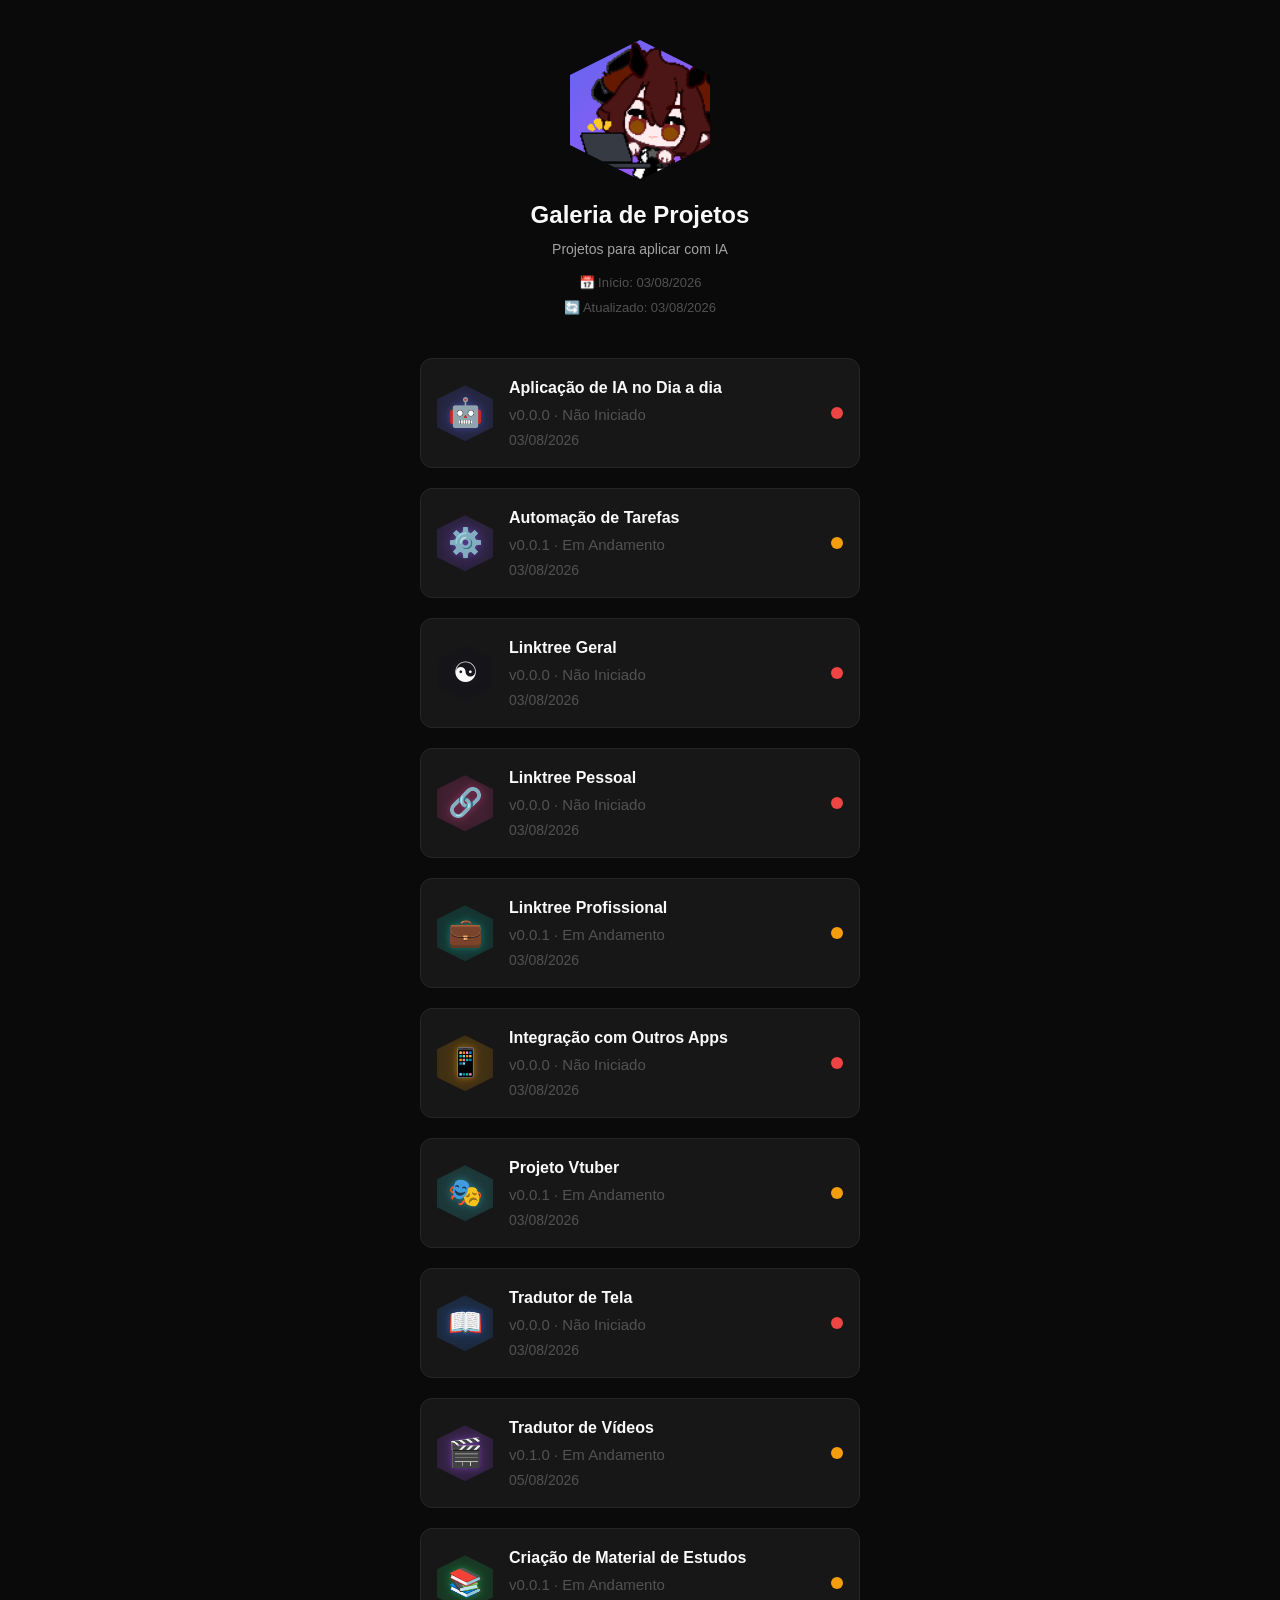
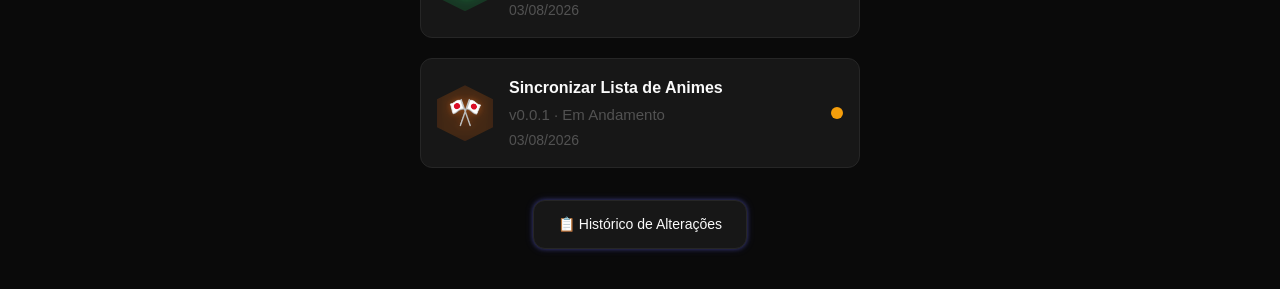
<file: index.html>
<!DOCTYPE html>
<html lang="pt-BR">
<head>
  <meta charset="UTF-8">
  <meta name="viewport" content="width=device-width, initial-scale=1.0">
  <title>Galeria de Projetos</title>
  <meta name="description" content="Projetos para aplicar com IA">
  <link rel="stylesheet" href="css/style.css">
  <style>
    @keyframes slideUp {
      from {
        opacity: 0;
        transform: translateX(-50%) translateY(20px);
      }
      to {
        opacity: 1;
        transform: translateX(-50%) translateY(0);
      }
    }
  </style>
</head>
<body>
  <div id="app">
    <!-- Conteúdo renderizado pelo JavaScript -->
  </div>

  <script src="js/app.js"></script>
</body>
</html>
</file>
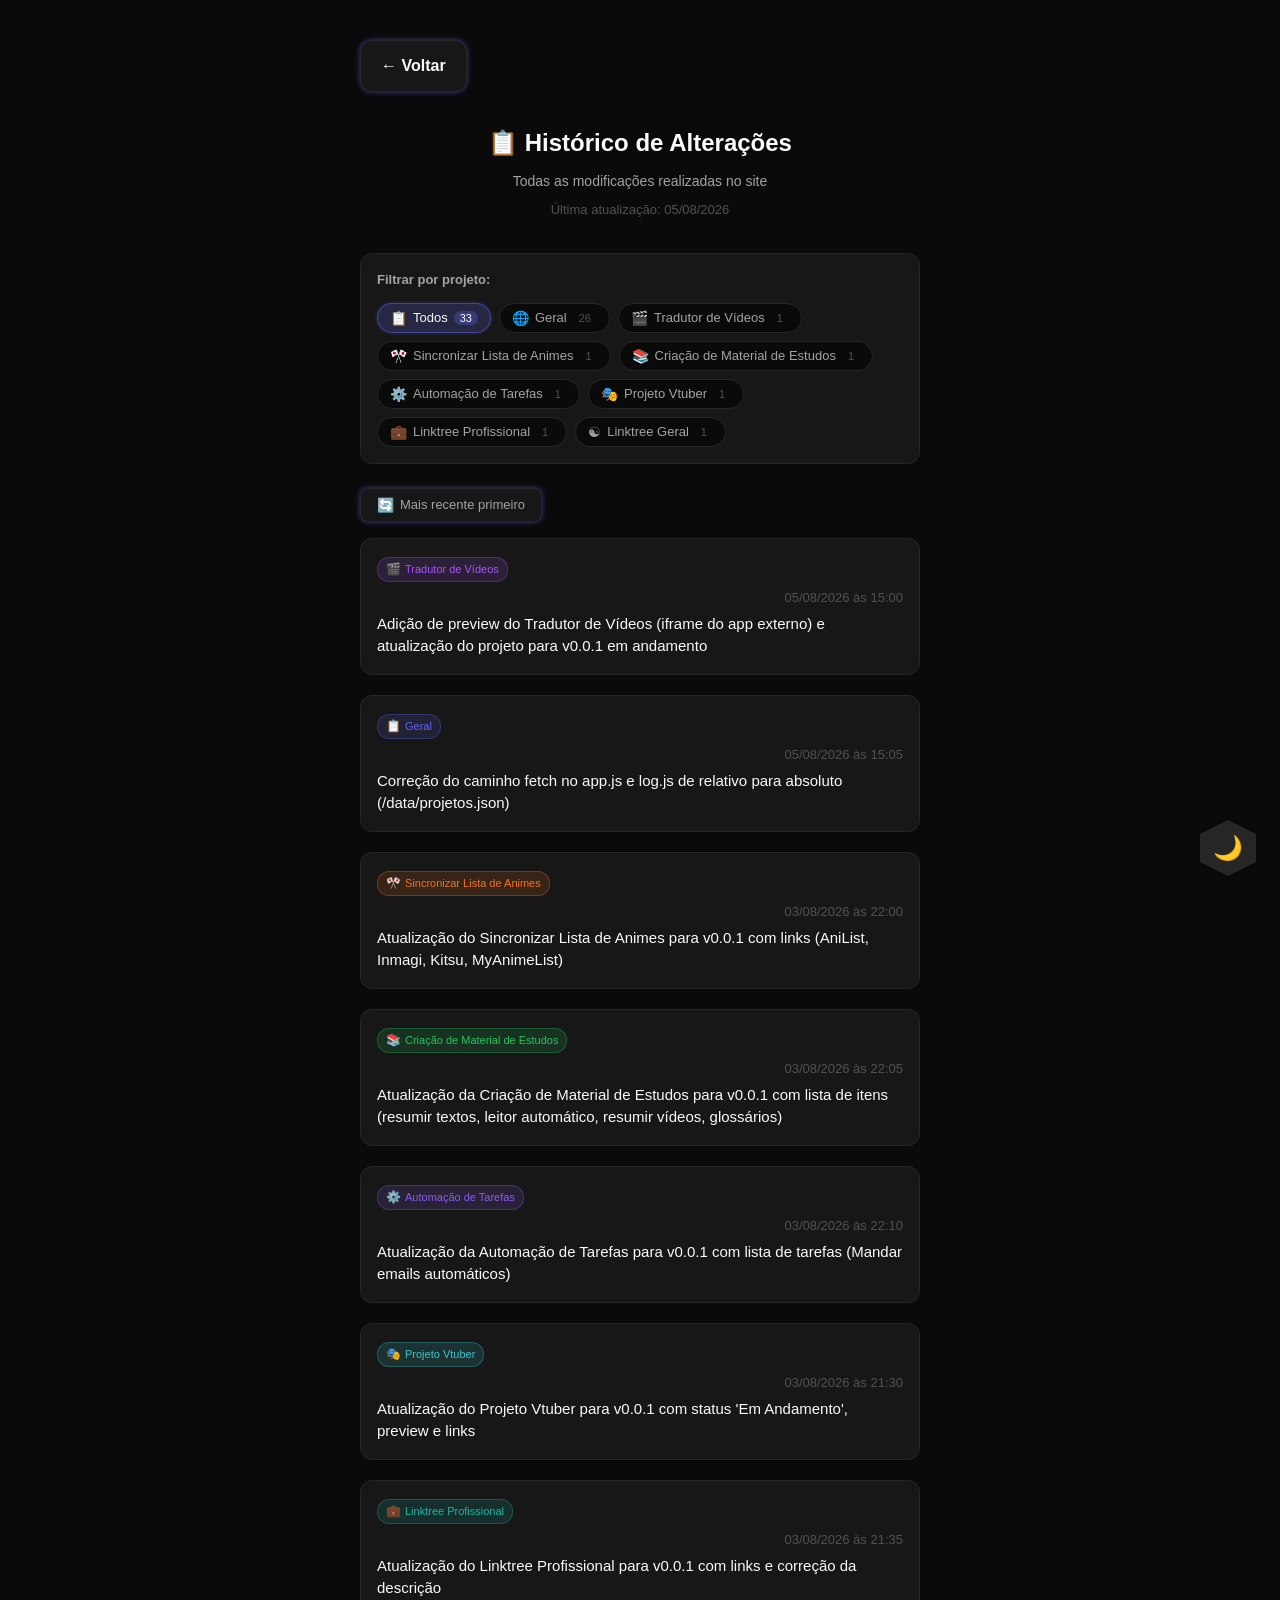
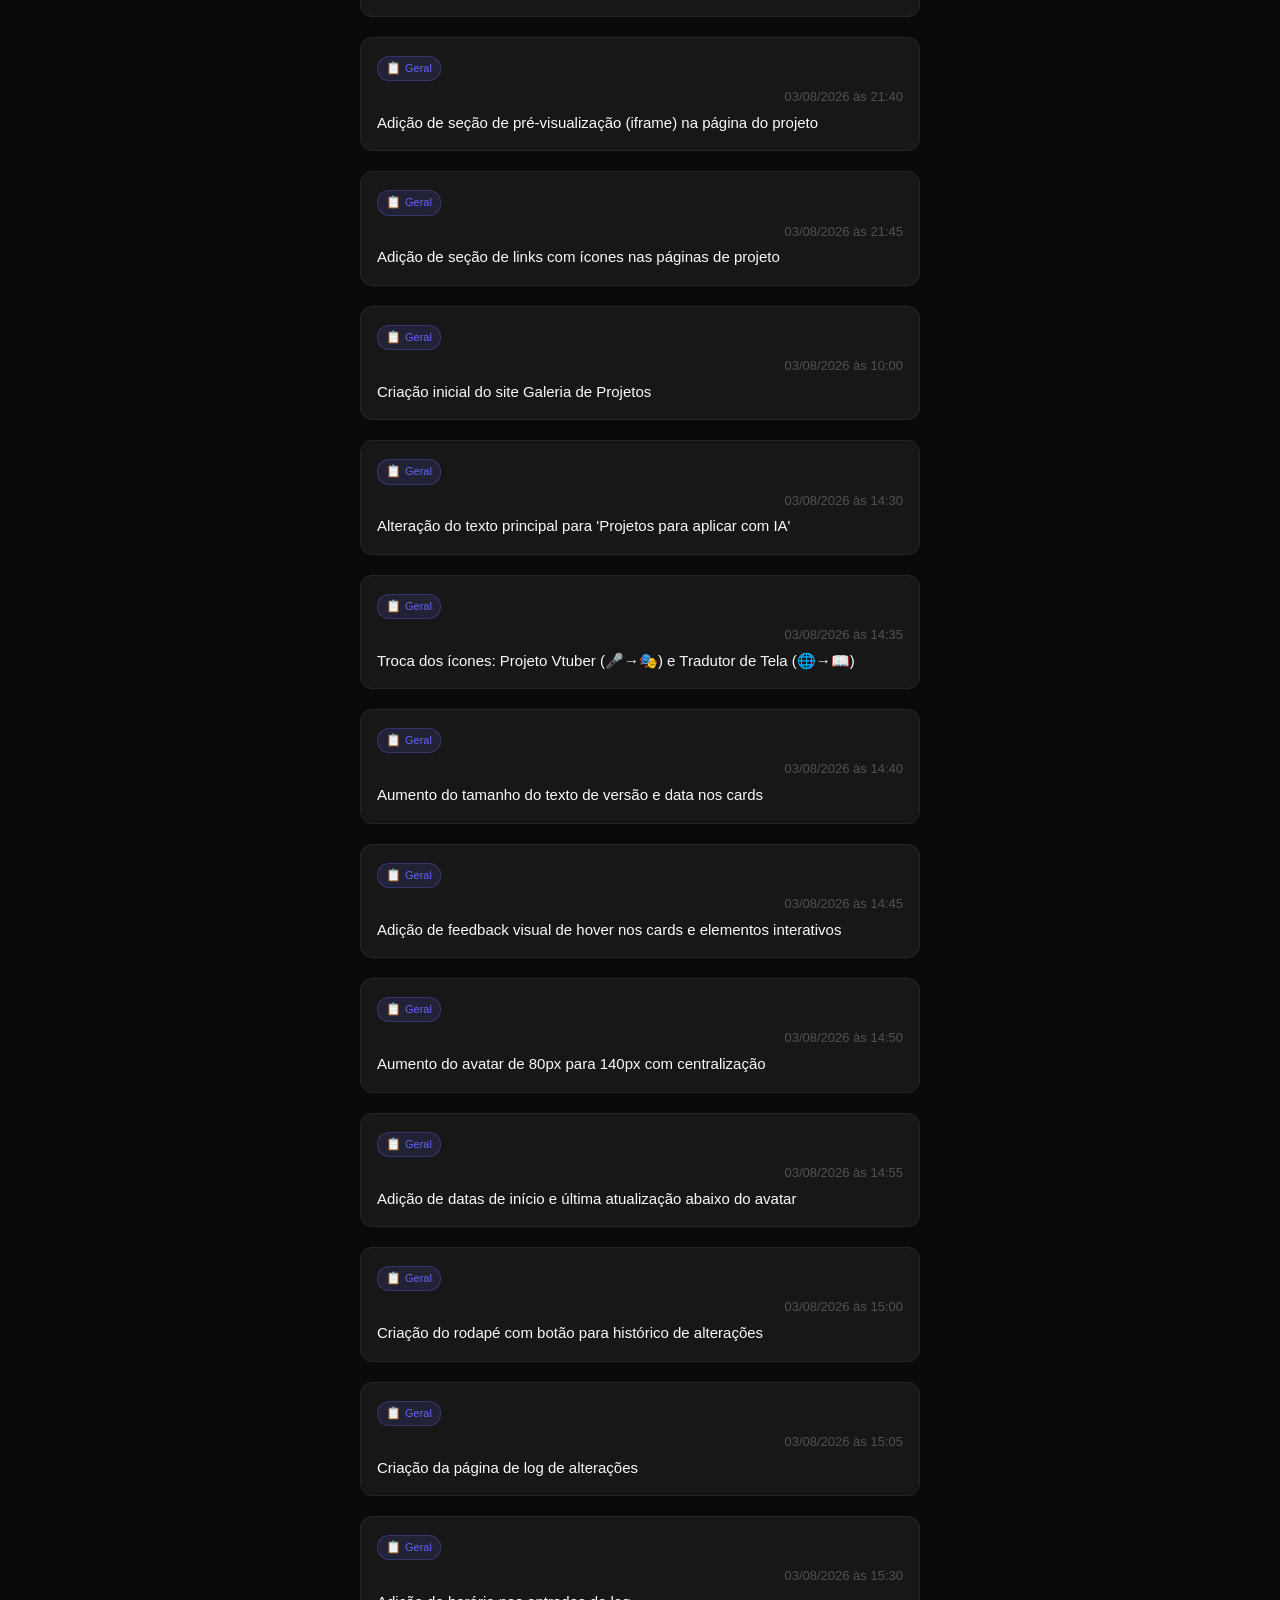
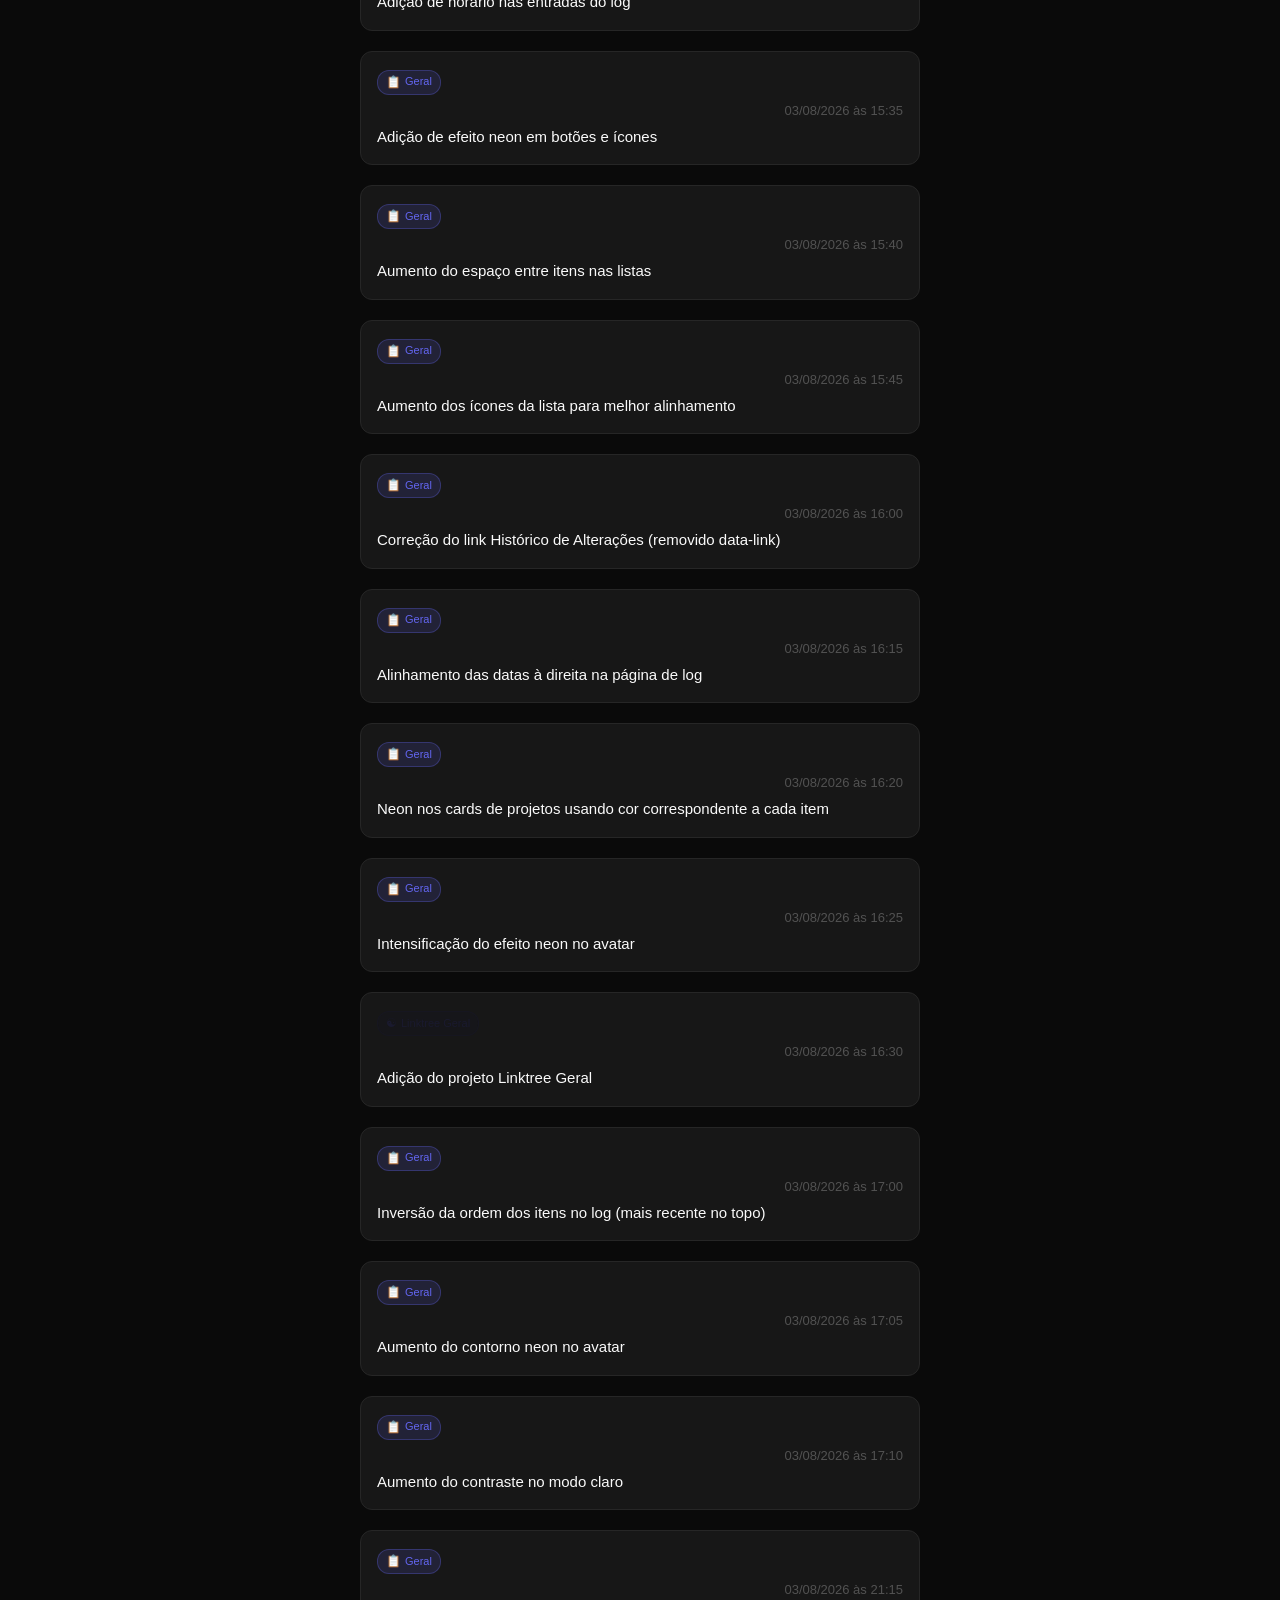
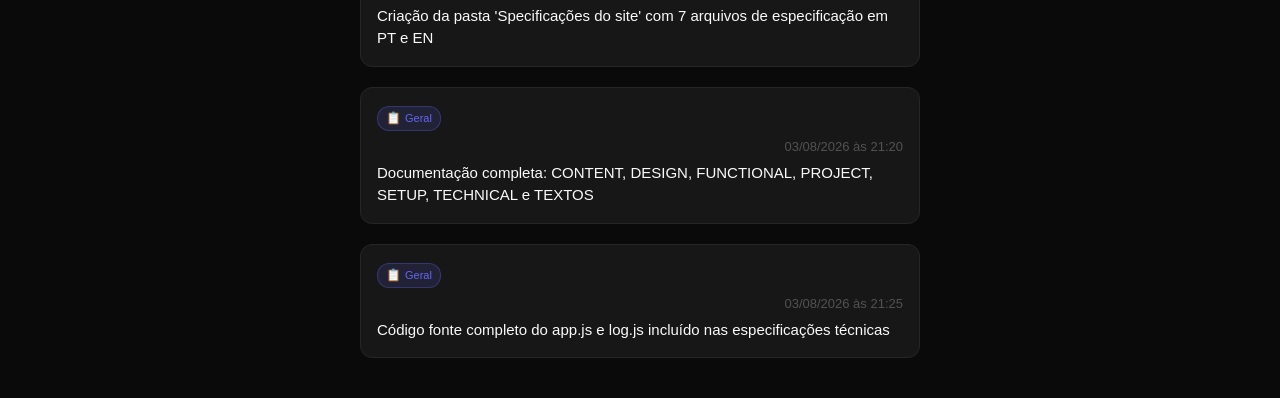
<file: log.html>
<!DOCTYPE html>
<html lang="pt-BR">
<head>
  <meta charset="UTF-8">
  <meta name="viewport" content="width=device-width, initial-scale=1.0">
  <title>Histórico de Alterações - Galeria de Projetos</title>
  <meta name="description" content="Histórico de todas as alterações realizadas no site Galeria de Projetos">
  <link rel="stylesheet" href="css/style.css">
</head>
<body>
  <div id="app">
    <!-- Conteúdo renderizado pelo JavaScript -->
  </div>

  <script src="js/log.js"></script>
</body>
</html>
</file>
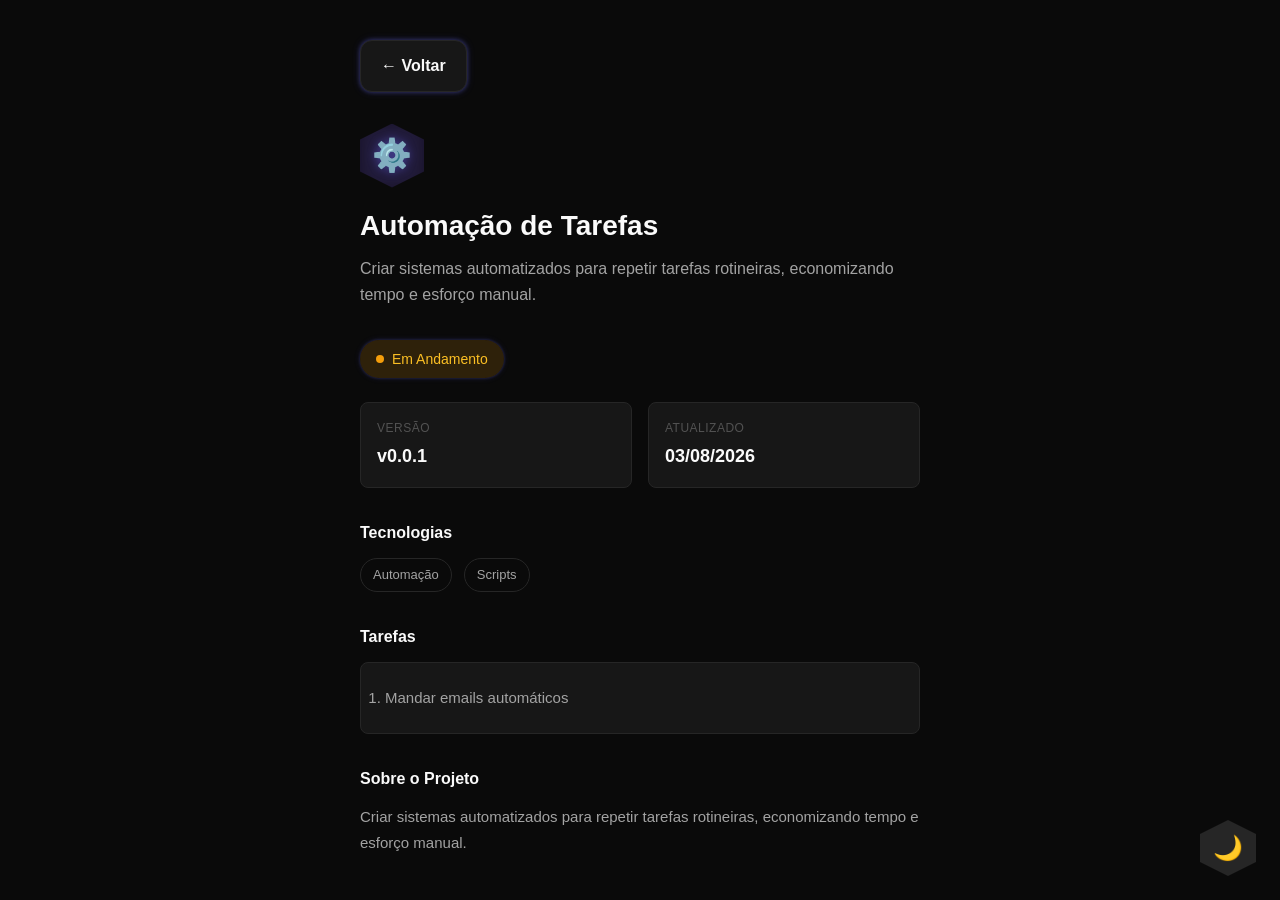
<file: projetos/automacao-tarefas.html>
<!DOCTYPE html>
<html lang="pt-BR">
<head>
  <meta charset="UTF-8">
  <meta name="viewport" content="width=device-width, initial-scale=1.0">
  <title>Automa��o de Tarefas - Galeria de Projetos</title>
  <meta name="description" content="Detalhes do projeto - Galeria de Projetos">
  <link rel="stylesheet" href="../css/style.css">
  <style>
    @keyframes slideUp {
      from {
        opacity: 0;
        transform: translateX(-50%) translateY(20px);
      }
      to {
        opacity: 1;
        transform: translateX(-50%) translateY(0);
      }
    }
  </style>
</head>
<body>
  <div id="app">
    <!-- Conteúdo renderizado pelo JavaScript -->
  </div>

  <script src="../js/app.js"></script>
</body>
</html>
</file>
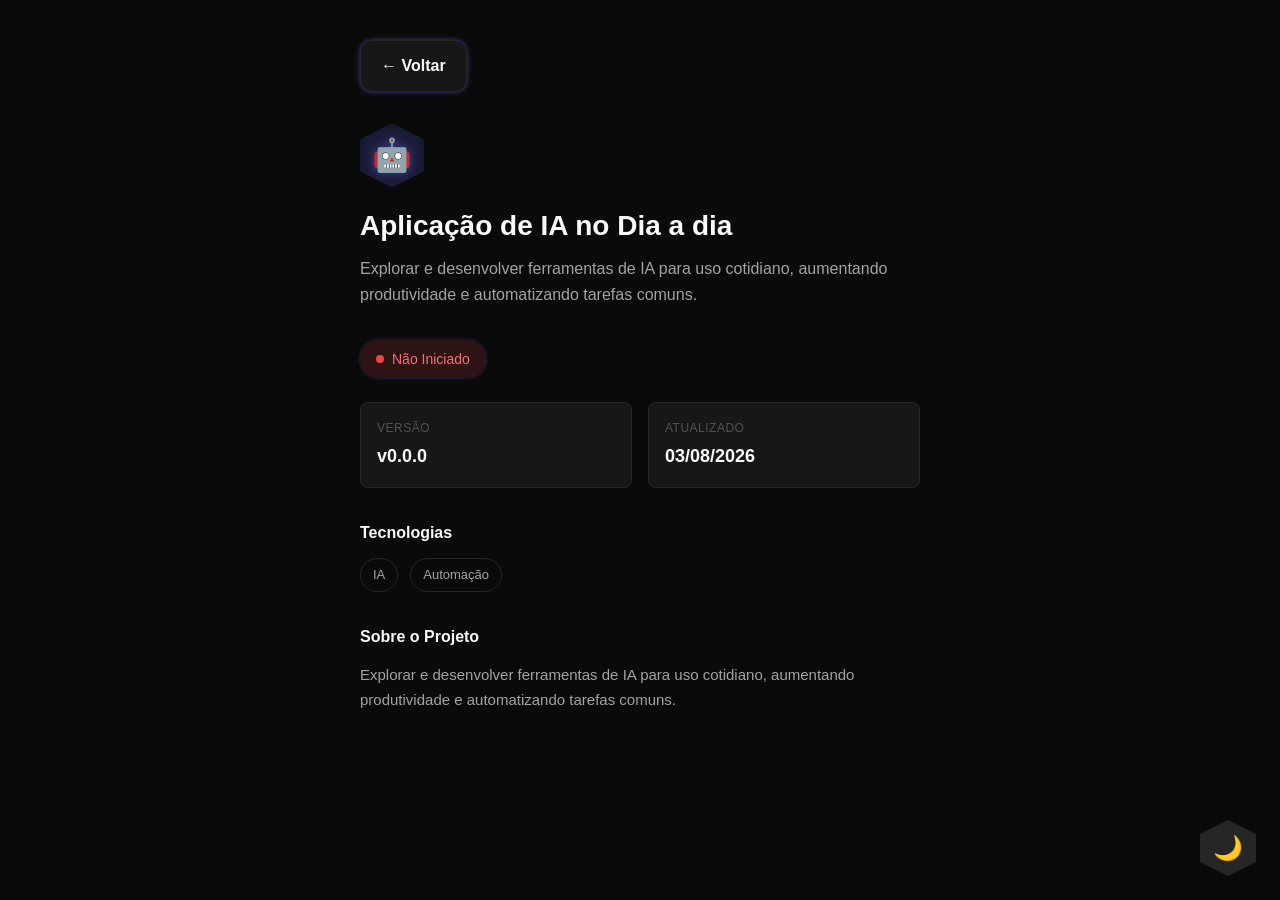
<file: projetos/ia-dia-a-dia.html>
<!DOCTYPE html>
<html lang="pt-BR">
<head>
  <meta charset="UTF-8">
  <meta name="viewport" content="width=device-width, initial-scale=1.0">
  <title>Aplica��o de IA no Dia a dia - Galeria de Projetos</title>
  <meta name="description" content="Detalhes do projeto - Galeria de Projetos">
  <link rel="stylesheet" href="../css/style.css">
  <style>
    @keyframes slideUp {
      from {
        opacity: 0;
        transform: translateX(-50%) translateY(20px);
      }
      to {
        opacity: 1;
        transform: translateX(-50%) translateY(0);
      }
    }
  </style>
</head>
<body>
  <div id="app">
    <!-- Conteúdo renderizado pelo JavaScript -->
  </div>

  <script src="../js/app.js"></script>
</body>
</html>
</file>
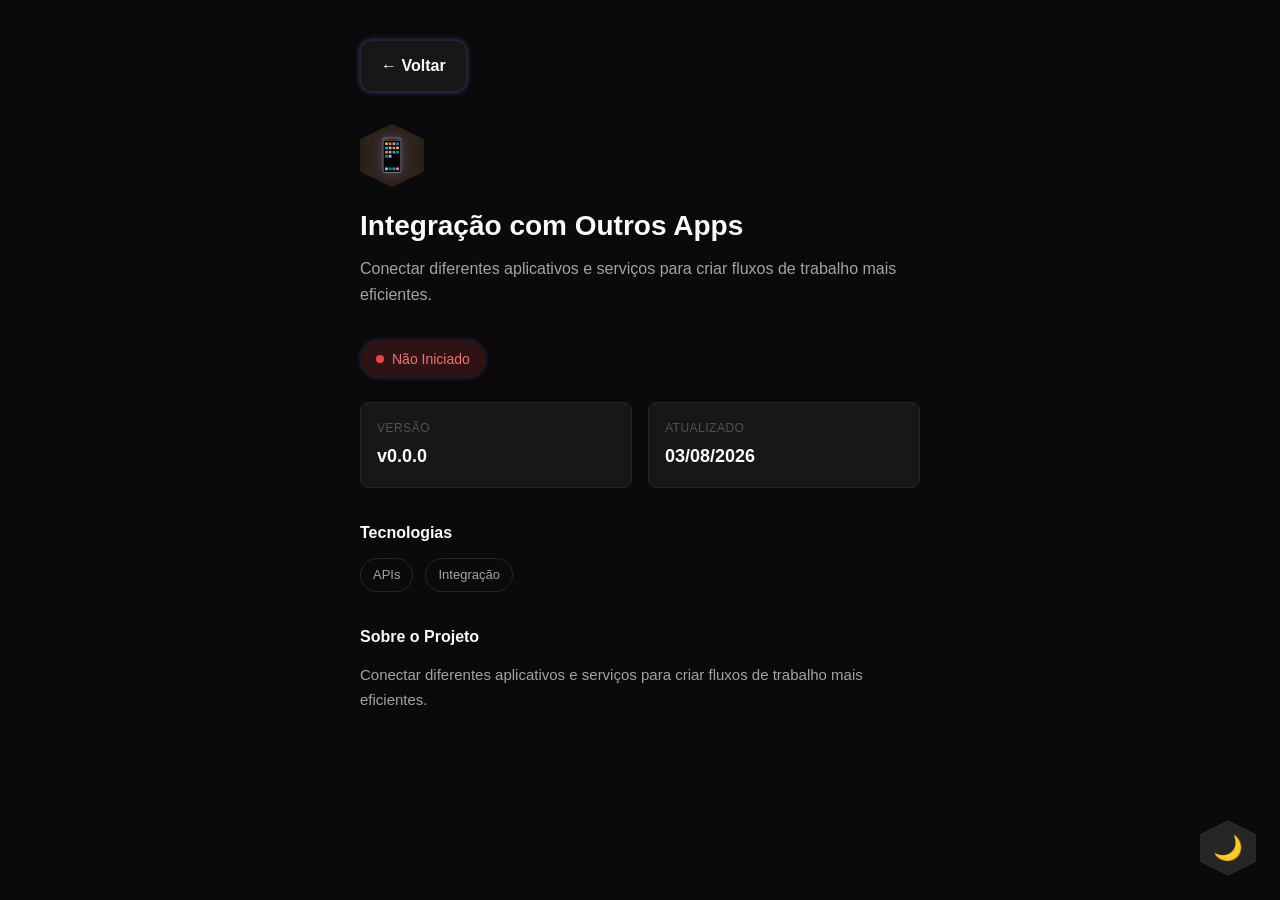
<file: projetos/integracao-apps.html>
<!DOCTYPE html>
<html lang="pt-BR">
<head>
  <meta charset="UTF-8">
  <meta name="viewport" content="width=device-width, initial-scale=1.0">
  <title>Integra��o com Outros Apps - Galeria de Projetos</title>
  <meta name="description" content="Detalhes do projeto - Galeria de Projetos">
  <link rel="stylesheet" href="../css/style.css">
  <style>
    @keyframes slideUp {
      from {
        opacity: 0;
        transform: translateX(-50%) translateY(20px);
      }
      to {
        opacity: 1;
        transform: translateX(-50%) translateY(0);
      }
    }
  </style>
</head>
<body>
  <div id="app">
    <!-- Conteúdo renderizado pelo JavaScript -->
  </div>

  <script src="../js/app.js"></script>
</body>
</html>
</file>
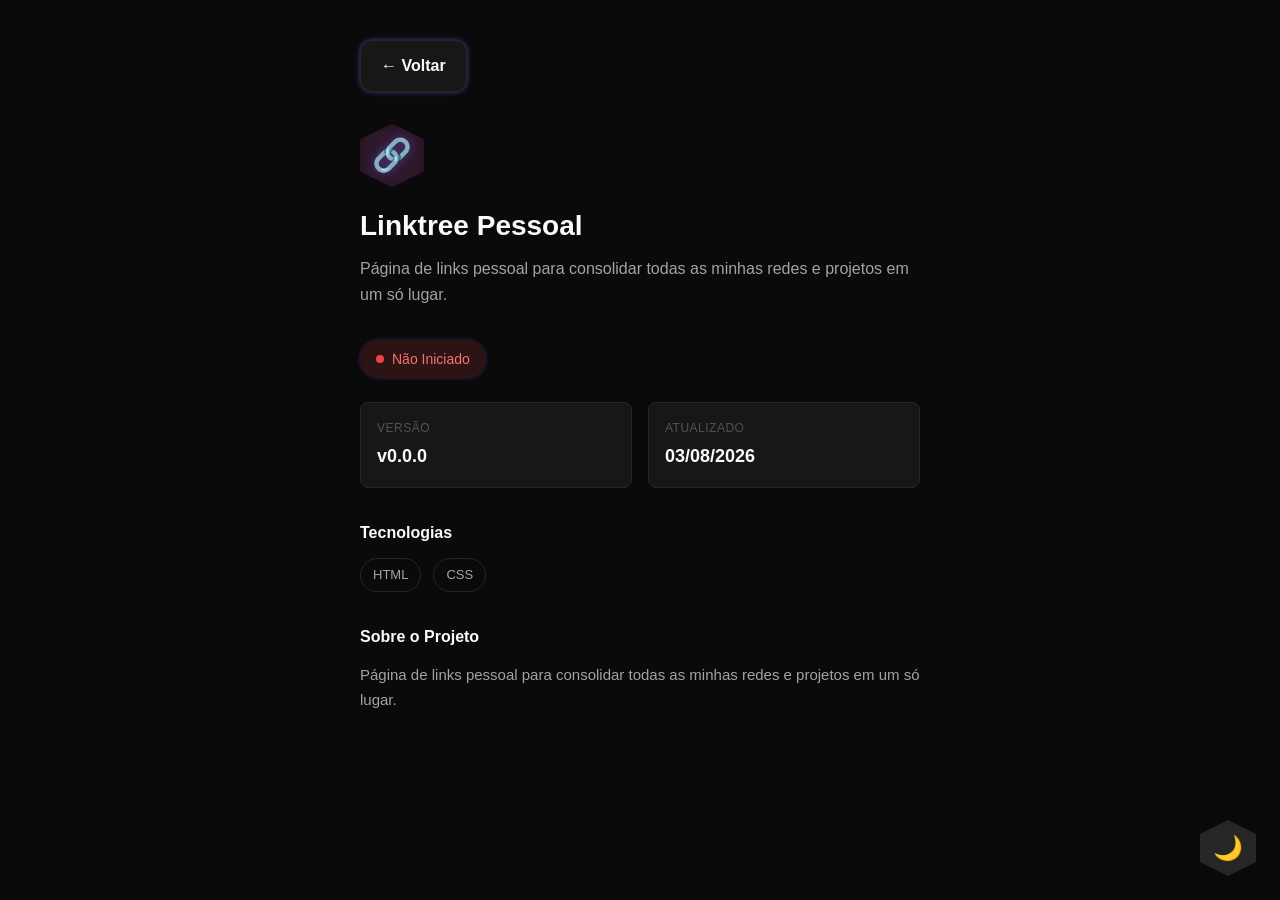
<file: projetos/linktree-pessoal.html>
<!DOCTYPE html>
<html lang="pt-BR">
<head>
  <meta charset="UTF-8">
  <meta name="viewport" content="width=device-width, initial-scale=1.0">
  <title>Linktree Pessoal - Galeria de Projetos</title>
  <meta name="description" content="Detalhes do projeto - Galeria de Projetos">
  <link rel="stylesheet" href="../css/style.css">
  <style>
    @keyframes slideUp {
      from {
        opacity: 0;
        transform: translateX(-50%) translateY(20px);
      }
      to {
        opacity: 1;
        transform: translateX(-50%) translateY(0);
      }
    }
  </style>
</head>
<body>
  <div id="app">
    <!-- Conteúdo renderizado pelo JavaScript -->
  </div>

  <script src="../js/app.js"></script>
</body>
</html>
</file>
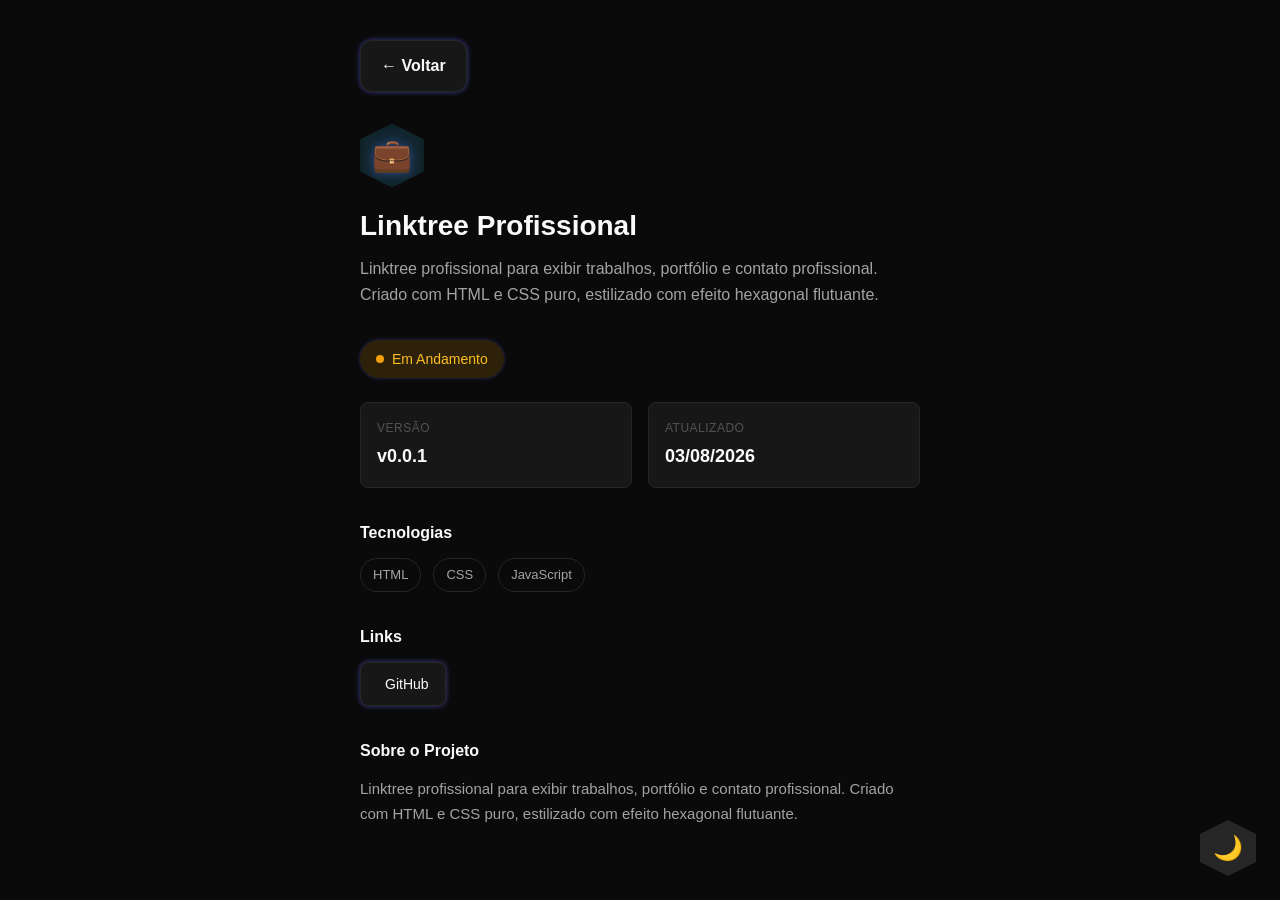
<file: projetos/linktree-profissional.html>
<!DOCTYPE html>
<html lang="pt-BR">
<head>
  <meta charset="UTF-8">
  <meta name="viewport" content="width=device-width, initial-scale=1.0">
  <title>Linktree Profissional - Galeria de Projetos</title>
  <meta name="description" content="Detalhes do projeto - Galeria de Projetos">
  <link rel="stylesheet" href="../css/style.css">
  <style>
    @keyframes slideUp {
      from {
        opacity: 0;
        transform: translateX(-50%) translateY(20px);
      }
      to {
        opacity: 1;
        transform: translateX(-50%) translateY(0);
      }
    }
  </style>
</head>
<body>
  <div id="app">
    <!-- Conteúdo renderizado pelo JavaScript -->
  </div>

  <script src="../js/app.js"></script>
</body>
</html>
</file>
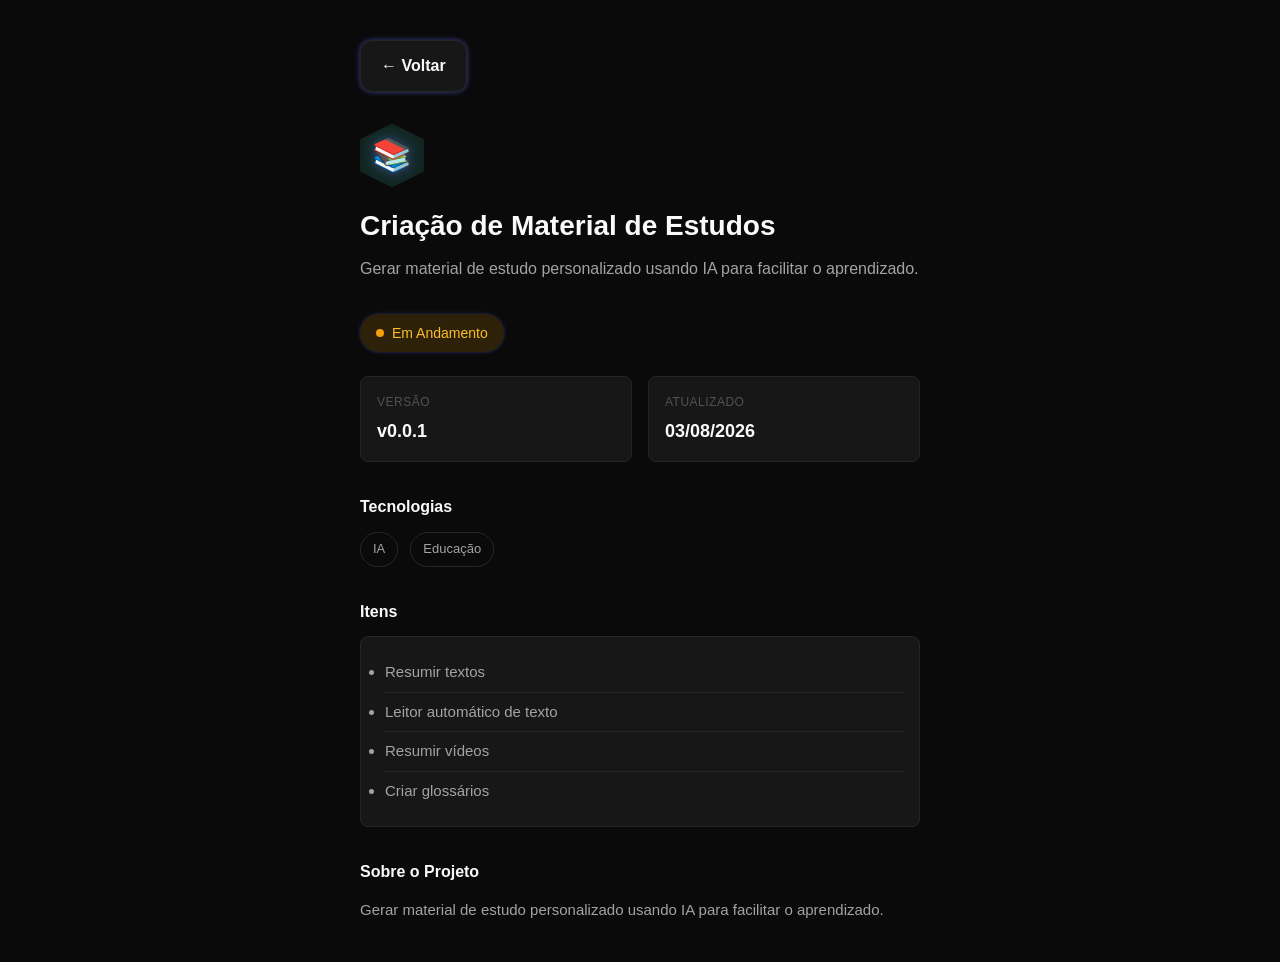
<file: projetos/material-estudos.html>
<!DOCTYPE html>
<html lang="pt-BR">
<head>
  <meta charset="UTF-8">
  <meta name="viewport" content="width=device-width, initial-scale=1.0">
  <title>Cria��o de Material de Estudos - Galeria de Projetos</title>
  <meta name="description" content="Detalhes do projeto - Galeria de Projetos">
  <link rel="stylesheet" href="../css/style.css">
  <style>
    @keyframes slideUp {
      from {
        opacity: 0;
        transform: translateX(-50%) translateY(20px);
      }
      to {
        opacity: 1;
        transform: translateX(-50%) translateY(0);
      }
    }
  </style>
</head>
<body>
  <div id="app">
    <!-- Conteúdo renderizado pelo JavaScript -->
  </div>

  <script src="../js/app.js"></script>
</body>
</html>
</file>
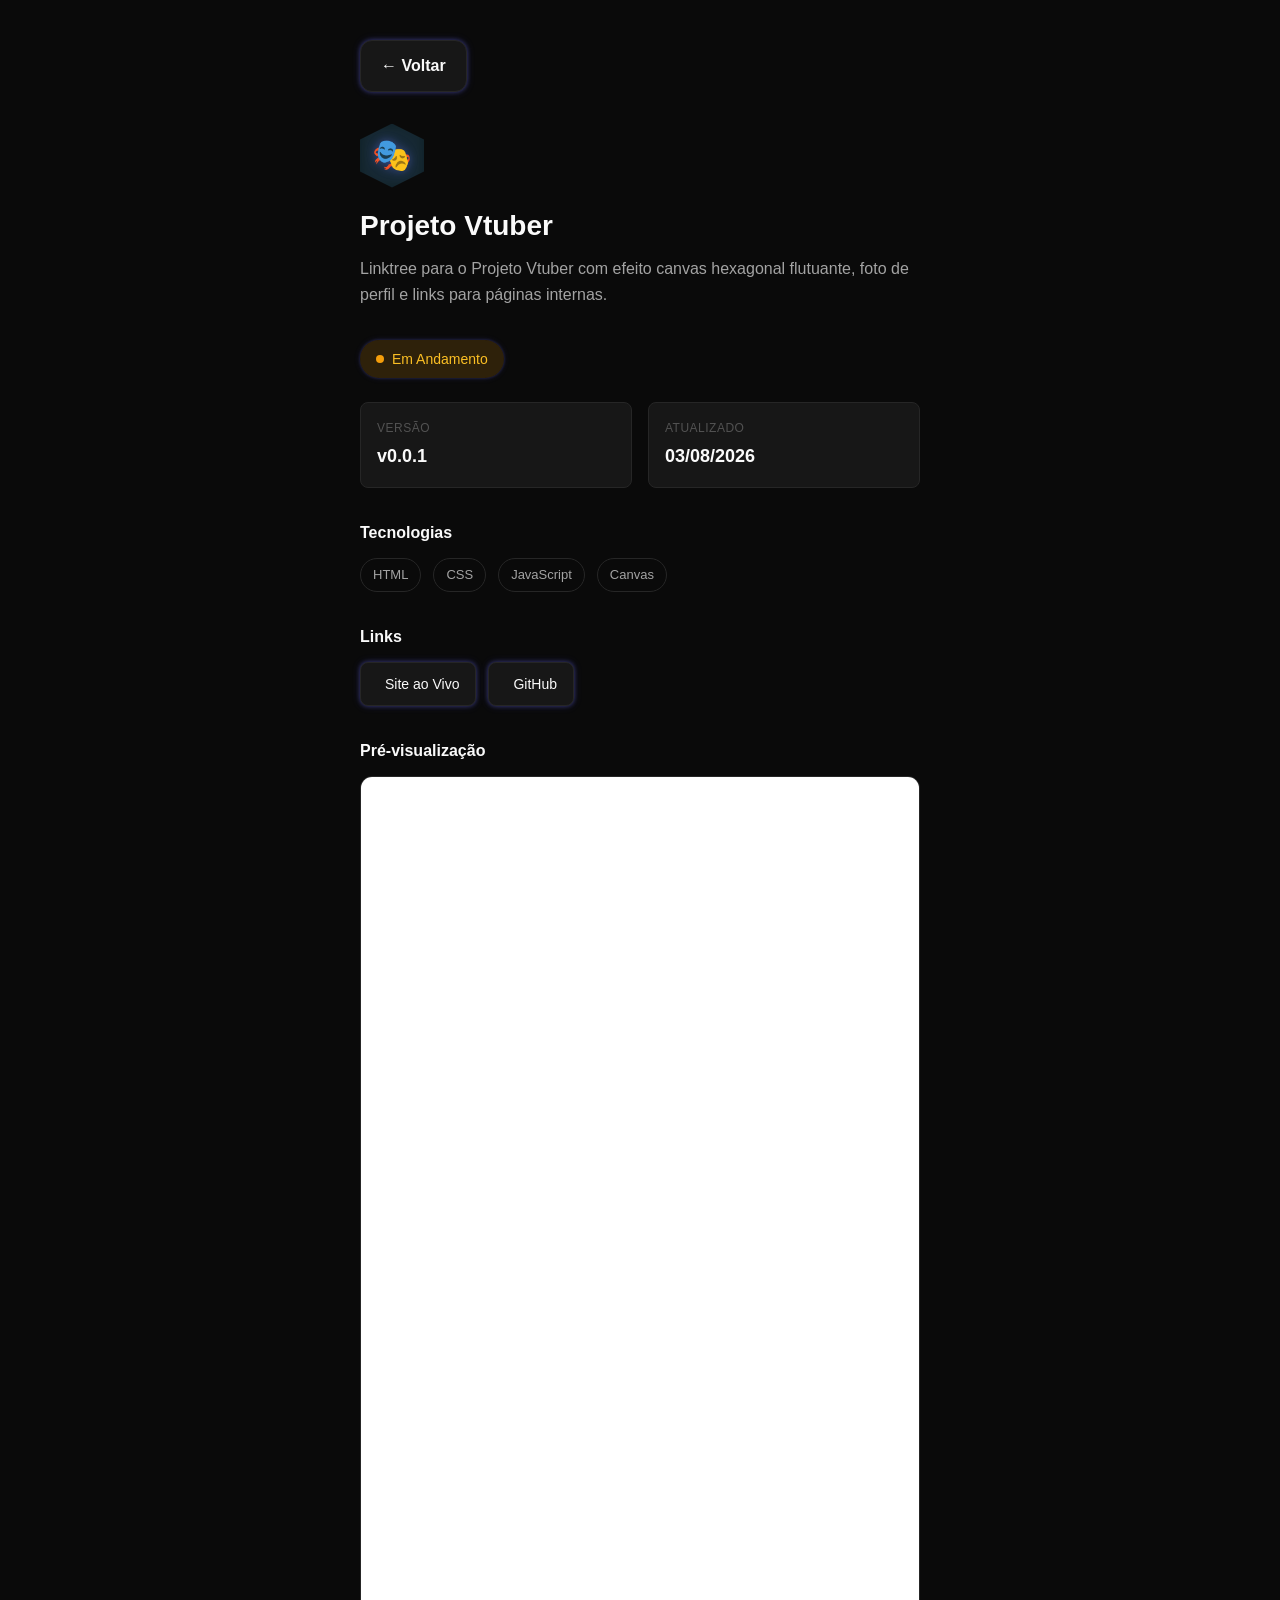
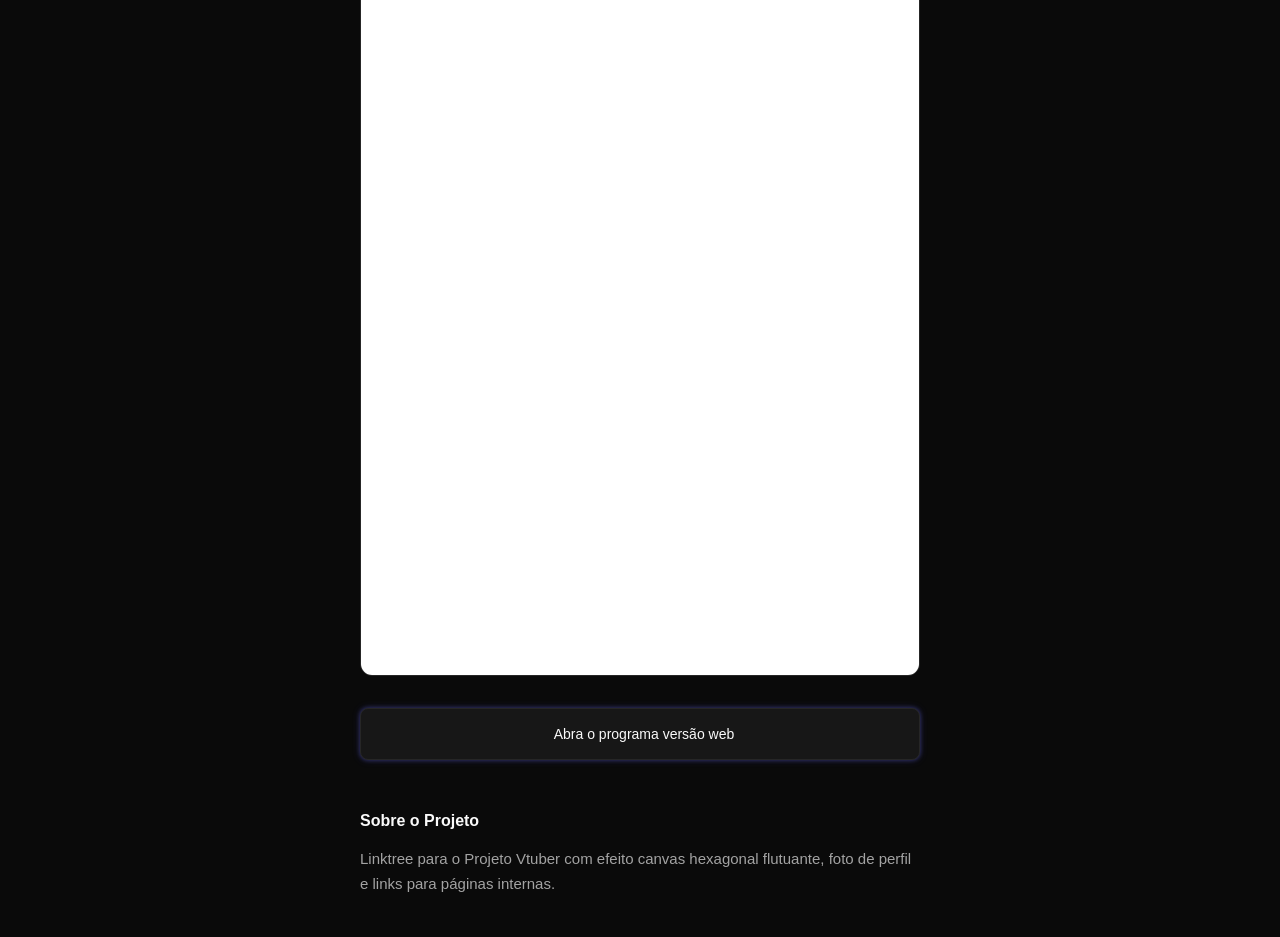
<file: projetos/projeto-vtuber.html>
<!DOCTYPE html>
<html lang="pt-BR">
<head>
  <meta charset="UTF-8">
  <meta name="viewport" content="width=device-width, initial-scale=1.0">
  <title>Projeto Vtuber - Galeria de Projetos</title>
  <meta name="description" content="Detalhes do projeto - Galeria de Projetos">
  <link rel="stylesheet" href="../css/style.css">
  <style>
    @keyframes slideUp {
      from {
        opacity: 0;
        transform: translateX(-50%) translateY(20px);
      }
      to {
        opacity: 1;
        transform: translateX(-50%) translateY(0);
      }
    }
  </style>
</head>
<body>
  <div id="app">
    <!-- Conteúdo renderizado pelo JavaScript -->
  </div>

  <script src="../js/app.js"></script>
</body>
</html>
</file>
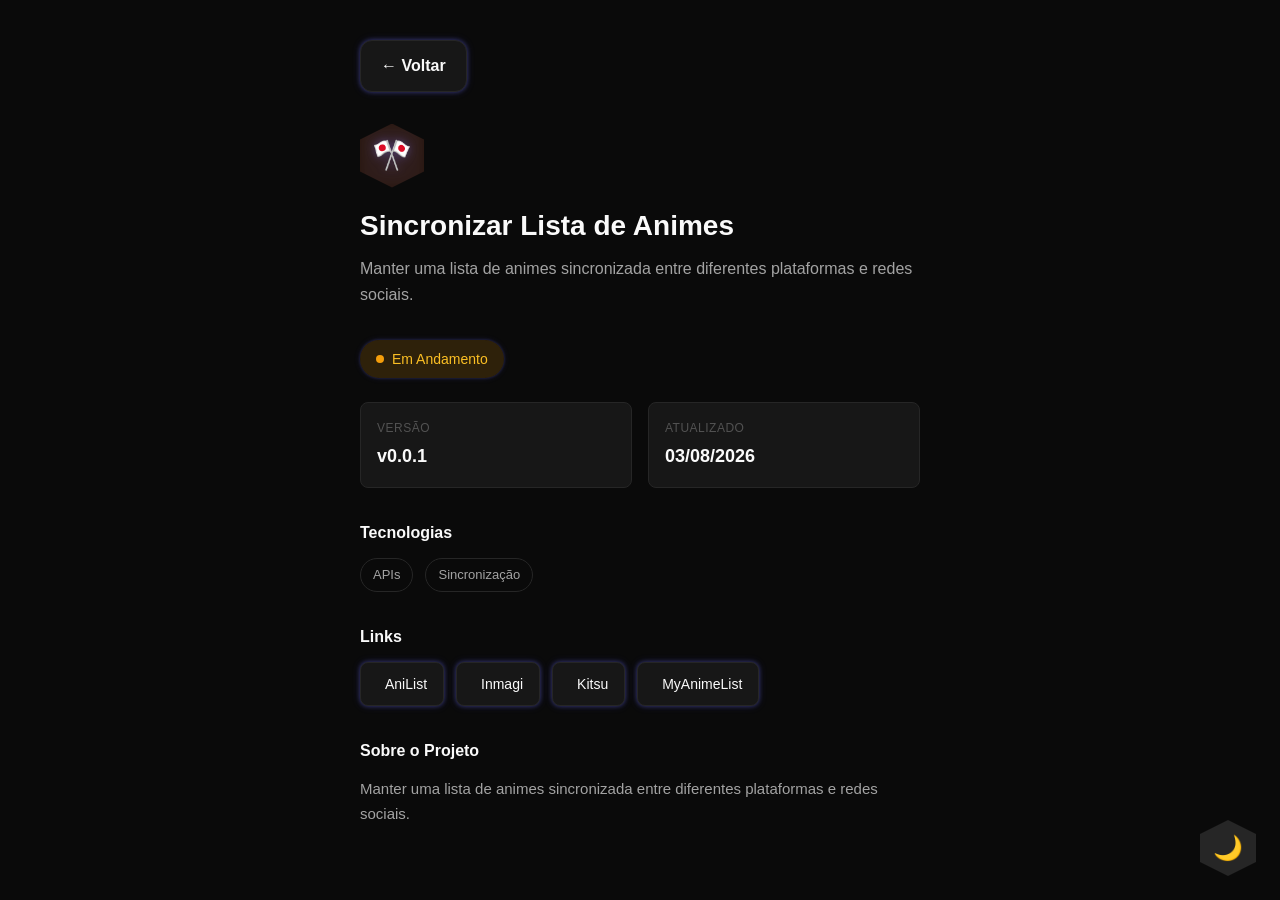
<file: projetos/sincronizar-animes.html>
<!DOCTYPE html>
<html lang="pt-BR">
<head>
  <meta charset="UTF-8">
  <meta name="viewport" content="width=device-width, initial-scale=1.0">
  <title>Sincronizar Lista de Animes - Galeria de Projetos</title>
  <meta name="description" content="Detalhes do projeto - Galeria de Projetos">
  <link rel="stylesheet" href="../css/style.css">
  <style>
    @keyframes slideUp {
      from {
        opacity: 0;
        transform: translateX(-50%) translateY(20px);
      }
      to {
        opacity: 1;
        transform: translateX(-50%) translateY(0);
      }
    }
  </style>
</head>
<body>
  <div id="app">
    <!-- Conteúdo renderizado pelo JavaScript -->
  </div>

  <script src="../js/app.js"></script>
</body>
</html>
</file>
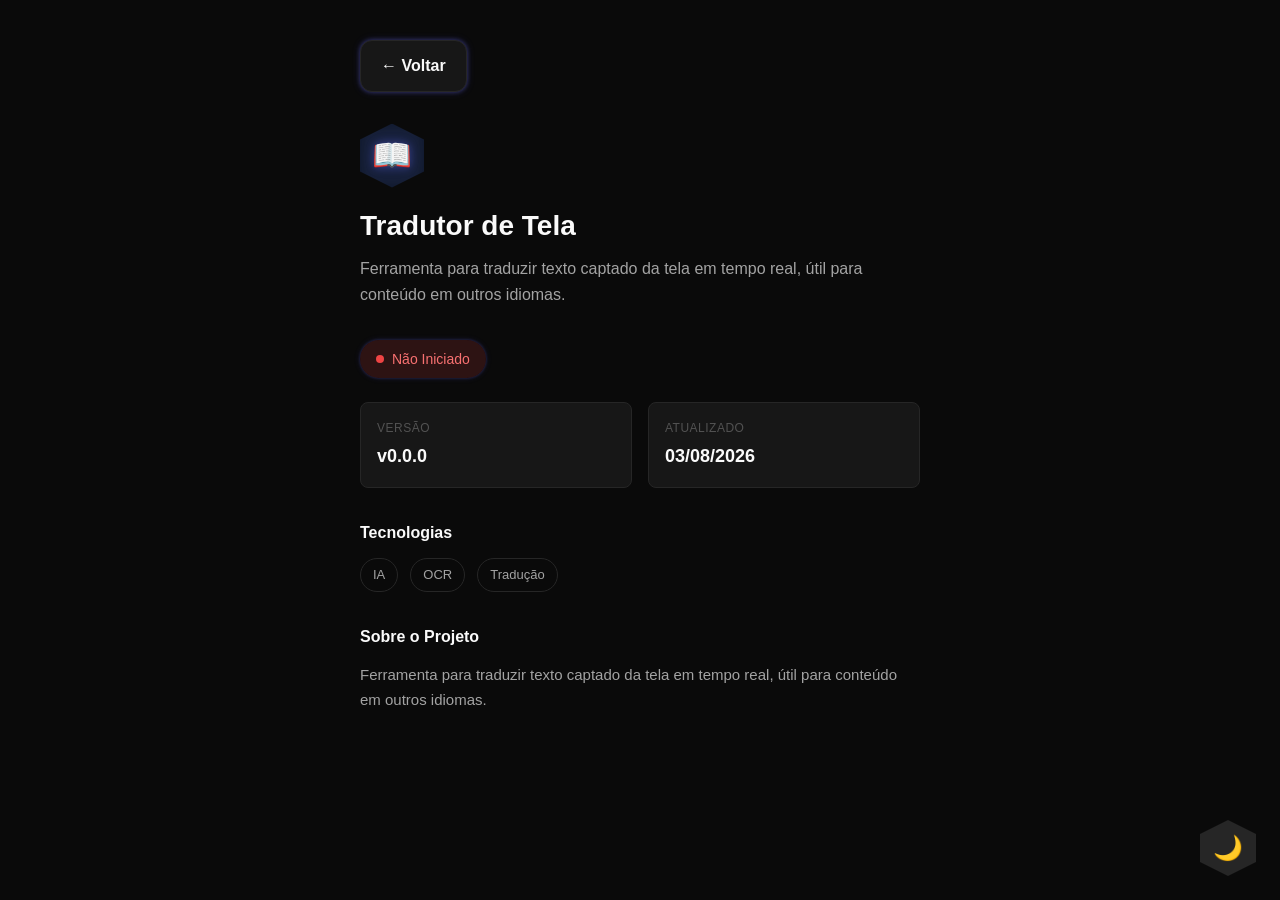
<file: projetos/tradutor-tela.html>
<!DOCTYPE html>
<html lang="pt-BR">
<head>
  <meta charset="UTF-8">
  <meta name="viewport" content="width=device-width, initial-scale=1.0">
  <title>Tradutor de Tela - Galeria de Projetos</title>
  <meta name="description" content="Detalhes do projeto - Galeria de Projetos">
  <link rel="stylesheet" href="../css/style.css">
  <style>
    @keyframes slideUp {
      from {
        opacity: 0;
        transform: translateX(-50%) translateY(20px);
      }
      to {
        opacity: 1;
        transform: translateX(-50%) translateY(0);
      }
    }
  </style>
</head>
<body>
  <div id="app">
    <!-- Conteúdo renderizado pelo JavaScript -->
  </div>

  <script src="../js/app.js"></script>
</body>
</html>
</file>
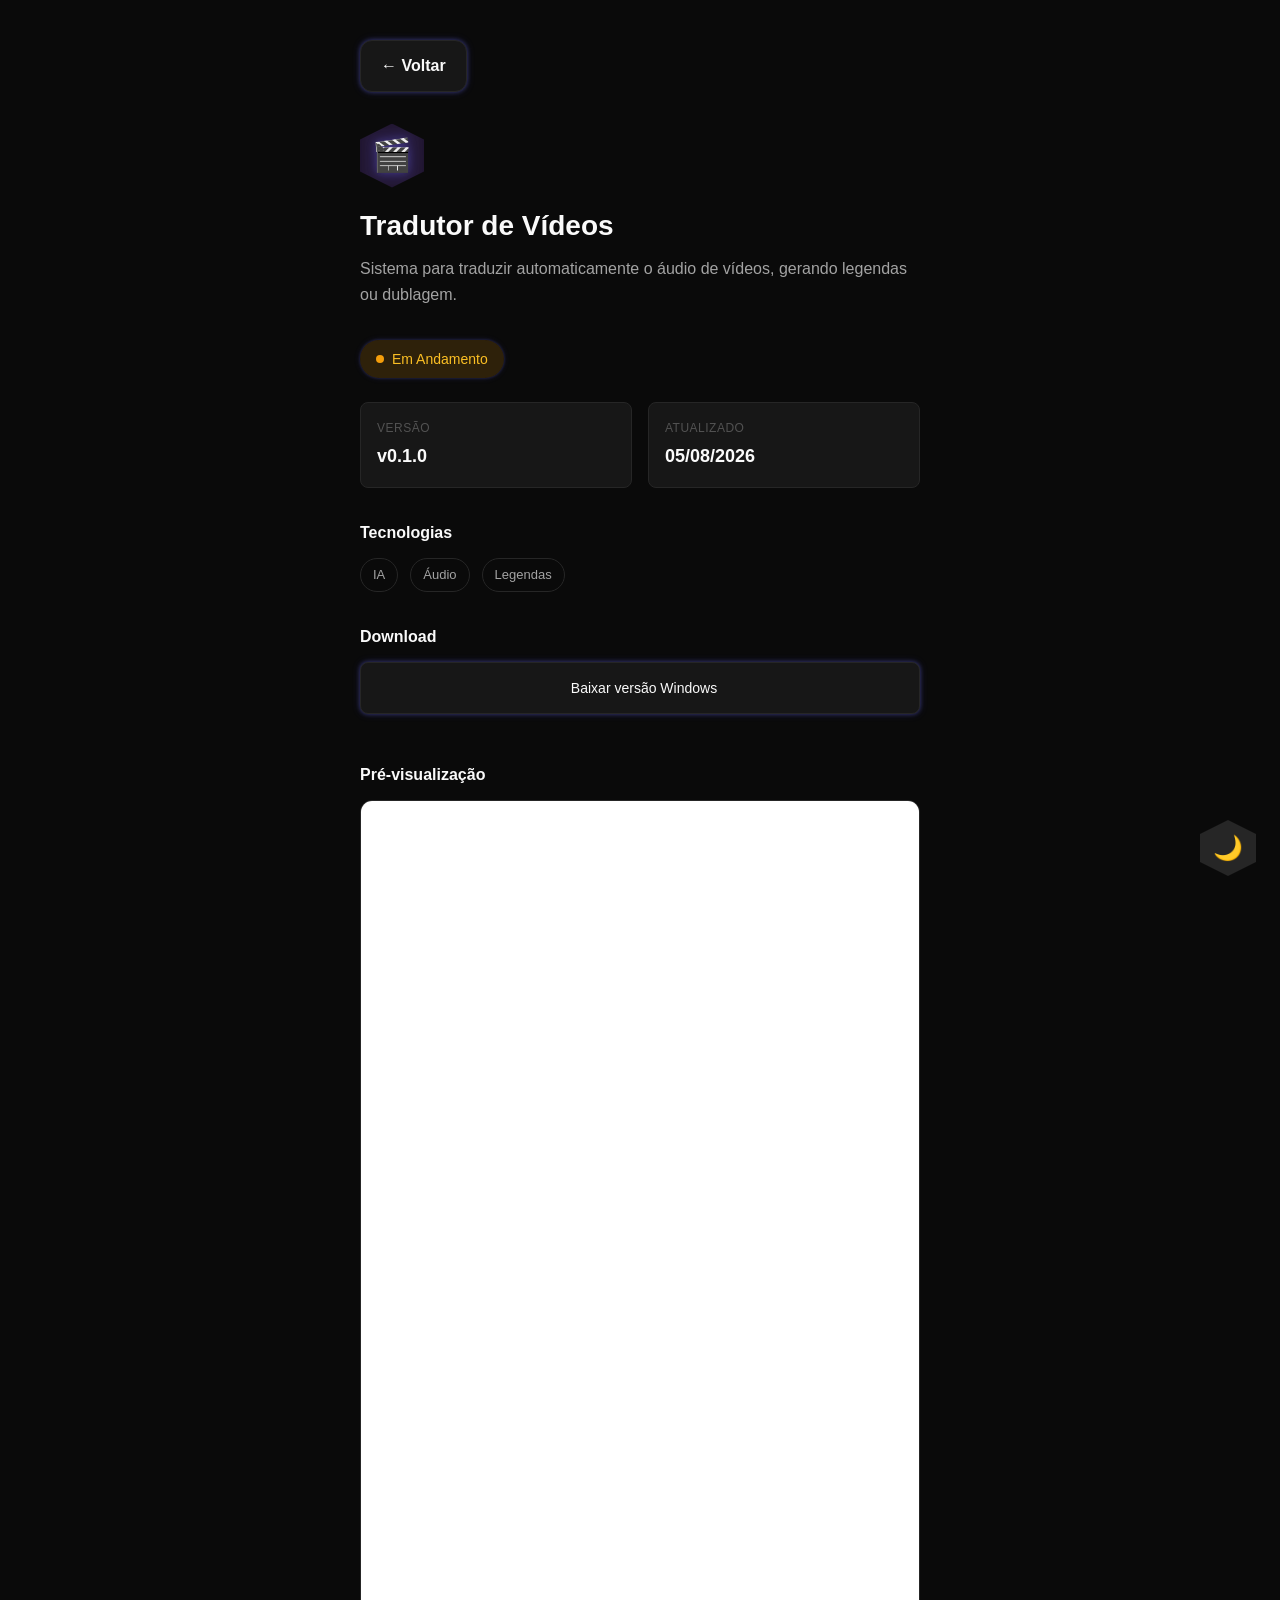
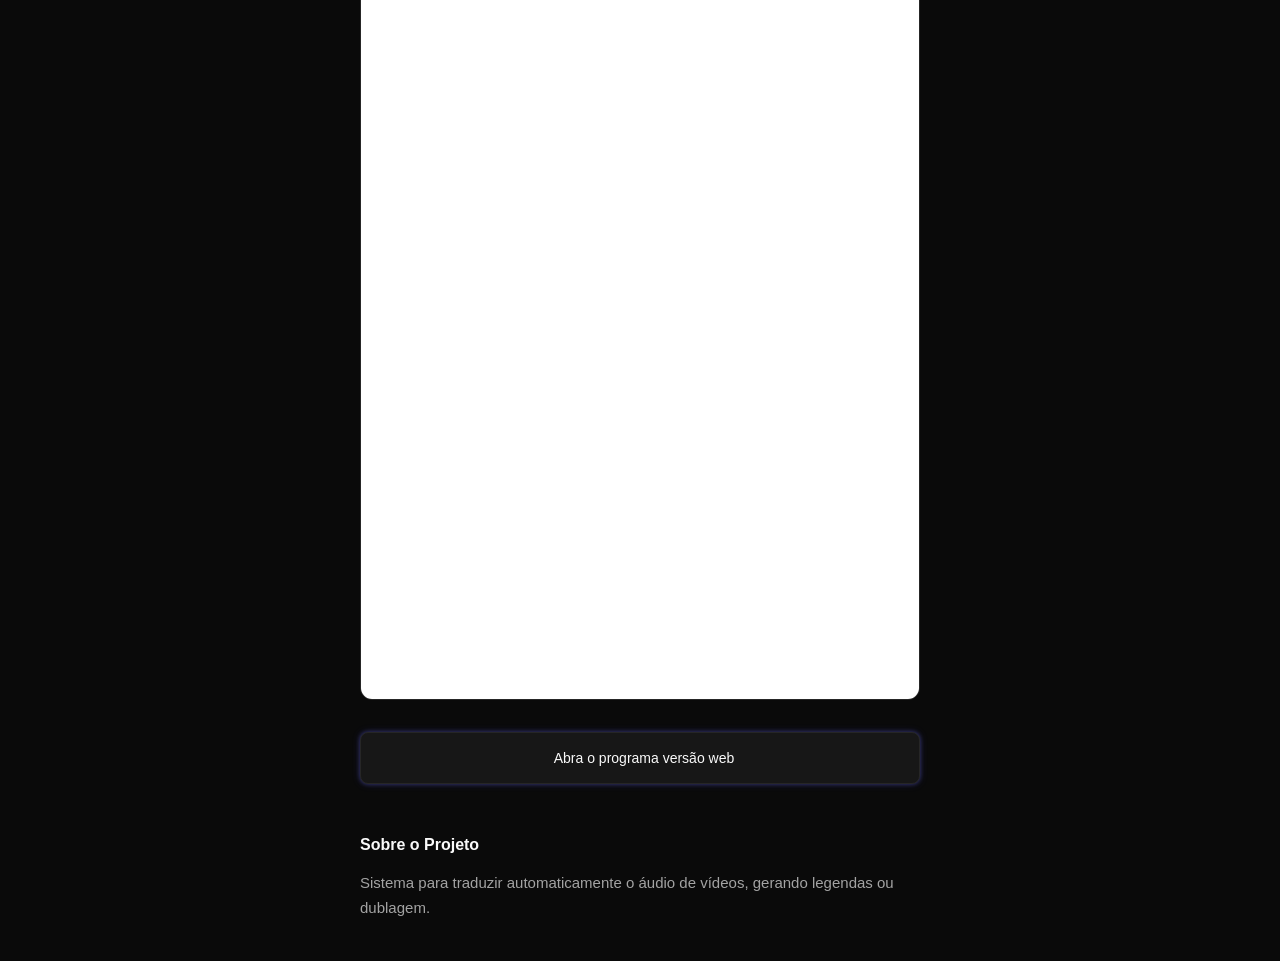
<file: projetos/tradutor-videos.html>
<!DOCTYPE html>
<html lang="pt-BR">
<head>
  <meta charset="UTF-8">
  <meta name="viewport" content="width=device-width, initial-scale=1.0">
  <title>Tradutor de V�deos - Galeria de Projetos</title>
  <meta name="description" content="Detalhes do projeto - Galeria de Projetos">
  <link rel="stylesheet" href="../css/style.css">
  <style>
    @keyframes slideUp {
      from {
        opacity: 0;
        transform: translateX(-50%) translateY(20px);
      }
      to {
        opacity: 1;
        transform: translateX(-50%) translateY(0);
      }
    }
  </style>
</head>
<body>
  <div id="app">
    <!-- Conteúdo renderizado pelo JavaScript -->
  </div>

  <script src="../js/app.js"></script>
</body>
</html>
</file>
<file: css/style.css>
/* ============================================
   GALERIA DE PROJETOS - Estilos
   ============================================ */

/* Reset e Variáveis - Tema Claro (padrão) */
:root {
  --bg-primary: #e8e8e8;
  --bg-card: #ffffff;
  --text-primary: #171717;
  --text-secondary: #525252;
  --text-muted: #a3a3a3;
  --border: #e5e5e5;
  --shadow: 0 1px 3px rgba(0, 0, 0, 0.08);
  --shadow-hover: 0 4px 12px rgba(0, 0, 0, 0.12);
  --radius: 12px;
  --radius-sm: 8px;
  --transition: 0.2s ease;

  --status-nao-iniciado: #ef4444;
  --status-em-andamento: #f59e0b;
  --status-funcionando: #22c55e;
}

/* Tema Escuro */
[data-theme="dark"] {
  --bg-primary: #0a0a0a;
  --bg-card: #171717;
  --text-primary: #fafafa;
  --text-secondary: #a3a3a3;
  --text-muted: #525252;
  --border: #262626;
  --shadow: 0 1px 3px rgba(0, 0, 0, 0.3);
  --shadow-hover: 0 4px 12px rgba(0, 0, 0, 0.5);
}

[data-theme="dark"] body {
  color-scheme: dark;
}

* {
  margin: 0;
  padding: 0;
  box-sizing: border-box;
}

body {
  font-family: -apple-system, BlinkMacSystemFont, 'Segoe UI', Roboto, sans-serif;
  background: var(--bg-primary);
  color: var(--text-primary);
  line-height: 1.6;
  min-height: 100vh;
}

/* ============================================
   PÁGINA PRINCIPAL (HUB)
   ============================================ */

.hub {
  max-width: 480px;
  margin: 0 auto;
  padding: 40px 20px;
}

.hub-header {
  text-align: center;
  margin-bottom: 40px;
}

.hub-avatar {
  width: 140px;
  height: 140px;
  clip-path: polygon(50% 0%, 100% 25%, 100% 75%, 50% 100%, 0% 75%, 0% 25%);
  background: linear-gradient(135deg, #6366f1, #a855f7);
  display: flex;
  align-items: center;
  justify-content: center;
  margin: 0 auto 16px;
  font-size: 36px;
  color: white;
  object-fit: cover;
  filter: drop-shadow(0 0 10px rgba(99, 102, 241, 0.7)) drop-shadow(0 0 24px rgba(99, 102, 241, 0.5));
}

.hub-title {
  font-size: 24px;
  font-weight: 700;
  margin-bottom: 4px;
}

.hub-subtitle {
  font-size: 14px;
  color: var(--text-secondary);
}

.hub-dates {
  display: flex;
  flex-direction: column;
  gap: 4px;
  margin-top: 12px;
  font-size: 13px;
  color: var(--text-muted);
}

.hub-date-item {
  display: flex;
  align-items: center;
  justify-content: center;
  gap: 4px;
}

.hub-footer {
  margin-top: 32px;
  text-align: center;
}

.footer-btn {
  display: inline-flex;
  align-items: center;
  gap: 8px;
  padding: 12px 24px;
  background: var(--bg-card);
  border: 1px solid var(--border);
  border-radius: var(--radius);
  color: var(--text-primary);
  text-decoration: none;
  font-size: 14px;
  font-weight: 500;
  transition: all var(--transition);
  cursor: pointer;
  box-shadow: 0 0 4px rgba(99, 102, 241, 0.4), 0 0 8px rgba(99, 102, 241, 0.2);
}

.footer-btn:hover {
  box-shadow: 0 0 6px rgba(99, 102, 241, 0.6), 0 0 12px rgba(99, 102, 241, 0.3), var(--shadow-hover);
  transform: translateY(-2px);
  background: color-mix(in srgb, #6366f1 15%, var(--bg-card));
  border-color: color-mix(in srgb, #6366f1 40%, transparent);
}

/* ============================================
   PÁGINA DE LOG
   ============================================ */

.log-page {
  max-width: 600px;
  margin: 0 auto;
  padding: 40px 20px;
}

.log-header {
  text-align: center;
  margin-bottom: 32px;
}

.log-title {
  font-size: 24px;
  font-weight: 700;
  margin-bottom: 8px;
}

.log-subtitle {
  font-size: 14px;
  color: var(--text-secondary);
  margin-bottom: 8px;
}

.log-update {
  font-size: 13px;
  color: var(--text-muted);
}

.log-list {
  display: flex;
  flex-direction: column;
  gap: 20px;
}

.log-item {
  padding: 16px;
  background: var(--bg-card);
  border: 1px solid var(--border);
  border-radius: var(--radius);
  transition: all var(--transition);
}

.log-item:hover {
  box-shadow: var(--shadow-hover);
  transform: translateY(-2px);
  background: color-mix(in srgb, #6366f1 10%, var(--bg-card));
  border-color: color-mix(in srgb, #6366f1 30%, transparent);
}

.log-date {
  font-size: 13px;
  color: var(--text-muted);
  margin-bottom: 4px;
  font-weight: 500;
  text-align: right;
}

.log-desc {
  font-size: 15px;
  color: var(--text-primary);
  line-height: 1.5;
}

/* Log Filters */
.log-filters {
  display: flex;
  flex-wrap: wrap;
  gap: 8px;
  margin-bottom: 24px;
  padding: 16px;
  background: var(--bg-card);
  border: 1px solid var(--border);
  border-radius: var(--radius);
}

.log-filter-label {
  font-size: 13px;
  font-weight: 600;
  color: var(--text-secondary);
  width: 100%;
  margin-bottom: 4px;
}

.log-filter-btn {
  display: inline-flex;
  align-items: center;
  gap: 6px;
  padding: 6px 12px;
  background: var(--bg-primary);
  border: 1px solid var(--border);
  border-radius: 20px;
  color: var(--text-secondary);
  font-size: 13px;
  font-weight: 500;
  cursor: pointer;
  transition: all var(--transition);
}

.log-filter-btn:hover {
  background: color-mix(in srgb, var(--filter-color, #6366f1) 15%, var(--bg-primary));
  border-color: color-mix(in srgb, var(--filter-color, #6366f1) 40%, transparent);
}

.log-filter-btn.active {
  background: color-mix(in srgb, var(--filter-color, #6366f1) 20%, var(--bg-card));
  border-color: color-mix(in srgb, var(--filter-color, #6366f1) 50%, transparent);
  color: var(--text-primary);
  box-shadow: 0 0 4px color-mix(in srgb, var(--filter-color, #6366f1) 30%, transparent);
}

.log-filter-btn .filter-icon {
  font-size: 14px;
}

.log-filter-btn .filter-count {
  font-size: 11px;
  background: var(--bg-primary);
  padding: 1px 6px;
  border-radius: 10px;
  color: var(--text-muted);
}

.log-filter-btn.active .filter-count {
  background: color-mix(in srgb, var(--filter-color, #6366f1) 30%, transparent);
  color: var(--text-primary);
}

/* Log Project Tag */
.log-project-tag {
  display: inline-flex;
  align-items: center;
  gap: 4px;
  padding: 2px 8px;
  background: color-mix(in srgb, var(--tag-color, #6366f1) 15%, transparent);
  border: 1px solid color-mix(in srgb, var(--tag-color, #6366f1) 30%, transparent);
  border-radius: 12px;
  font-size: 11px;
  font-weight: 500;
  color: var(--tag-color, #6366f1);
  margin-bottom: 6px;
}

.log-project-tag .tag-icon {
  font-size: 12px;
}

/* Log Empty State */
.log-empty {
  text-align: center;
  padding: 40px 20px;
  color: var(--text-muted);
  font-size: 14px;
}

/* Log Sort Button */
.log-sort-btn {
  display: inline-flex;
  align-items: center;
  gap: 6px;
  padding: 8px 16px;
  background: var(--bg-card);
  border: 1px solid var(--border);
  border-radius: var(--radius-sm);
  color: var(--text-secondary);
  font-size: 13px;
  font-weight: 500;
  cursor: pointer;
  transition: all var(--transition);
  margin-bottom: 16px;
  box-shadow: 0 0 4px rgba(99, 102, 241, 0.4), 0 0 8px rgba(99, 102, 241, 0.2);
}

.log-sort-btn:hover {
  transform: translateY(-2px);
  box-shadow: 0 0 6px rgba(99, 102, 241, 0.6), 0 0 12px rgba(99, 102, 241, 0.3), var(--shadow-hover);
  background: color-mix(in srgb, #6366f1 10%, var(--bg-card));
  border-color: color-mix(in srgb, #6366f1 40%, transparent);
}

.log-sort-btn .sort-icon {
  font-size: 14px;
}

.hub-list {
  display: flex;
  flex-direction: column;
  gap: 20px;
}

/* ============================================
   CARDO DO PROJETO
   ============================================ */

.project-card {
  display: flex;
  align-items: center;
  gap: 16px;
  padding: 16px;
  background: var(--bg-card);
  border: 1px solid var(--border);
  border-radius: var(--radius);
  text-decoration: none;
  color: inherit;
  transition: all var(--transition);
  cursor: pointer;
}

.project-card:hover {
  box-shadow: var(--shadow-hover);
  transform: translateY(-2px);
  background: color-mix(in srgb, var(--project-color) 15%, var(--bg-card));
  border-color: color-mix(in srgb, var(--project-color) 40%, transparent);
}

.project-card:active {
  transform: translateY(0);
}

.project-icon {
  width: 56px;
  height: 56px;
  clip-path: polygon(50% 0%, 100% 25%, 100% 75%, 50% 100%, 0% 75%, 0% 25%);
  display: flex;
  align-items: center;
  justify-content: center;
  font-size: 28px;
  flex-shrink: 0;
  filter: drop-shadow(0 0 3px color-mix(in srgb, var(--project-color) 40%, transparent)) drop-shadow(0 0 6px color-mix(in srgb, var(--project-color) 20%, transparent));
}

.project-info {
  flex: 1;
  min-width: 0;
}

.project-title {
  font-size: 16px;
  font-weight: 600;
  margin-bottom: 2px;
  white-space: nowrap;
  overflow: hidden;
  text-overflow: ellipsis;
}

.project-meta {
  font-size: 15px;
  color: var(--text-muted);
  font-weight: 500;
}

.project-date {
  font-size: 14px;
  color: var(--text-muted);
  margin-top: 2px;
}

.project-status {
  width: 12px;
  height: 12px;
  border-radius: 50%;
  flex-shrink: 0;
}

.project-status.nao-iniciado {
  background: var(--status-nao-iniciado);
}

.project-status.em-andamento {
  background: var(--status-em-andamento);
}

.project-status.funcionando {
  background: var(--status-funcionando);
}

/* ============================================
   PÁGINA DO PROJETO
   ============================================ */

.project-page {
  max-width: 600px;
  margin: 0 auto;
  padding: 40px 20px;
}

.project-back {
  display: inline-flex;
  align-items: center;
  gap: 10px;
  font-size: 16px;
  font-weight: 600;
  color: var(--text-primary);
  text-decoration: none;
  margin-bottom: 32px;
  padding: 12px 20px;
  background: var(--bg-card);
  border: 1px solid var(--border);
  border-radius: var(--radius);
  box-shadow: 0 0 4px rgba(99, 102, 241, 0.4), 0 0 8px rgba(99, 102, 241, 0.2);
  transition: all var(--transition);
}

.project-back:hover {
  box-shadow: 0 0 6px rgba(99, 102, 241, 0.6), 0 0 12px rgba(99, 102, 241, 0.3), var(--shadow-hover);
  transform: translateY(-2px);
  background: color-mix(in srgb, var(--project-color, #6366f1) 10%, var(--bg-card));
  border-color: color-mix(in srgb, var(--project-color, #6366f1) 30%, transparent);
}

.project-header {
  margin-bottom: 32px;
}

.project-page-icon {
  width: 64px;
  height: 64px;
  clip-path: polygon(50% 0%, 100% 25%, 100% 75%, 50% 100%, 0% 75%, 0% 25%);
  display: flex;
  align-items: center;
  justify-content: center;
  font-size: 32px;
  margin-bottom: 16px;
  filter: drop-shadow(0 0 4px rgba(99, 102, 241, 0.4)) drop-shadow(0 0 8px rgba(99, 102, 241, 0.2));
}

.project-page-title {
  font-size: 28px;
  font-weight: 700;
  margin-bottom: 8px;
}

.project-page-desc {
  font-size: 16px;
  color: var(--text-secondary);
}

/* Status Badge */
.status-badge {
  display: inline-flex;
  align-items: center;
  gap: 8px;
  padding: 8px 16px;
  border-radius: 20px;
  font-size: 14px;
  font-weight: 500;
  margin-bottom: 24px;
  box-shadow: 0 0 3px rgba(99, 102, 241, 0.3), 0 0 6px rgba(99, 102, 241, 0.15);
}

.status-badge.nao-iniciado {
  background: #fef2f2;
  color: #dc2626;
}

.status-badge.em-andamento {
  background: #fffbeb;
  color: #d97706;
}

.status-badge.funcionando {
  background: #f0fdf4;
  color: #16a34a;
}

[data-theme="dark"] .status-badge.nao-iniciado {
  background: rgba(239, 68, 68, 0.15);
  color: #f87171;
}

[data-theme="dark"] .status-badge.em-andamento {
  background: rgba(245, 158, 11, 0.15);
  color: #fbbf24;
}

[data-theme="dark"] .status-badge.funcionando {
  background: rgba(34, 197, 94, 0.15);
  color: #4ade80;
}

.status-dot {
  width: 8px;
  height: 8px;
  border-radius: 50%;
}

.status-badge.nao-iniciado .status-dot {
  background: var(--status-nao-iniciado);
}

.status-badge.em-andamento .status-dot {
  background: var(--status-em-andamento);
}

.status-badge.funcionando .status-dot {
  background: var(--status-funcionando);
}

/* Info Cards */
.info-grid {
  display: grid;
  grid-template-columns: repeat(2, 1fr);
  gap: 16px;
  margin-bottom: 32px;
}

.info-card {
  padding: 16px;
  background: var(--bg-card);
  border: 1px solid var(--border);
  border-radius: var(--radius-sm);
}

.info-label {
  font-size: 12px;
  color: var(--text-muted);
  text-transform: uppercase;
  letter-spacing: 0.5px;
  margin-bottom: 4px;
}

.info-value {
  font-size: 18px;
  font-weight: 600;
}

/* Tech Tags */
.tech-tags {
  display: flex;
  flex-wrap: wrap;
  gap: 12px;
  margin-bottom: 32px;
}

.tech-tag {
  padding: 6px 12px;
  background: var(--bg-primary);
  border: 1px solid var(--border);
  border-radius: 20px;
  font-size: 13px;
  color: var(--text-secondary);
}

/* Description Section */
.section-title {
  font-size: 16px;
  font-weight: 600;
  margin-bottom: 12px;
}

.description-text {
  font-size: 15px;
  color: var(--text-secondary);
  line-height: 1.7;
}

/* Project Lists */
.project-list,
.project-numbered-list {
  margin-bottom: 32px;
  padding: 16px;
  background: var(--bg-card);
  border: 1px solid var(--border);
  border-radius: var(--radius-sm);
}

.project-list {
  list-style-type: disc;
  padding-left: 24px;
}

.project-numbered-list {
  list-style-type: decimal;
  padding-left: 24px;
}

.project-list li,
.project-numbered-list li {
  padding: 8px 0;
  font-size: 15px;
  color: var(--text-secondary);
  line-height: 1.5;
  border-bottom: 1px solid var(--border);
}

.project-list li:last-child,
.project-numbered-list li:last-child {
  border-bottom: none;
}

/* ============================================
   SEÇÃO DE PREVIEW
   ============================================ */

.preview-section {
  margin-bottom: 32px;
}

.preview-iframe {
  width: 100%;
  height: 1500px;
  border: 1px solid var(--border);
  border-radius: var(--radius);
  overflow: hidden;
  background: var(--bg-card);
}

.preview-iframe iframe {
  width: 100%;
  height: 100%;
  border: none;
}

.preview-links {
  display: flex;
  flex-wrap: wrap;
  gap: 12px;
  margin-bottom: 32px;
}

.download-btn {
  display: flex;
  justify-content: center;
  align-items: center;
  gap: 8px;
  width: 850px;
  max-width: 100%;
  padding: 14px 16px;
  background: var(--bg-card);
  border: 1px solid var(--border);
  border-radius: var(--radius-sm);
  color: var(--text-primary);
  text-decoration: none;
  font-size: 14px;
  font-weight: 500;
  transition: all var(--transition);
  box-shadow: 0 0 4px rgba(99, 102, 241, 0.4), 0 0 8px rgba(99, 102, 241, 0.2);
  margin-bottom: 48px;
}

.download-btn:hover {
  transform: translateY(-2px);
}

.preview-link {
  display: inline-flex;
  align-items: center;
  gap: 8px;
  padding: 10px 16px;
  background: var(--bg-card);
  border: 1px solid var(--border);
  border-radius: var(--radius-sm);
  color: var(--text-primary);
  text-decoration: none;
  font-size: 14px;
  font-weight: 500;
  transition: all var(--transition);
  box-shadow: 0 0 4px rgba(99, 102, 241, 0.4), 0 0 8px rgba(99, 102, 241, 0.2);
}

.preview-link:hover {
  transform: translateY(-2px);
  box-shadow: 0 0 6px rgba(99, 102, 241, 0.6), 0 0 12px rgba(99, 102, 241, 0.3), var(--shadow-hover);
  background: color-mix(in srgb, #6366f1 10%, var(--bg-card));
  border-color: color-mix(in srgb, #6366f1 40%, transparent);
}

.preview-link i {
  font-size: 16px;
}

/* ============================================
   THEME TOGGLE
   ============================================ */

.theme-toggle {
  position: fixed;
  bottom: 24px;
  right: 24px;
  width: 56px;
  height: 56px;
  clip-path: polygon(50% 0%, 100% 25%, 100% 75%, 50% 100%, 0% 75%, 0% 25%);
  background: var(--bg-card);
  color: var(--text-primary);
  border: none;
  cursor: pointer;
  display: flex;
  align-items: center;
  justify-content: center;
  font-size: 24px;
  box-shadow: 0 0 4px rgba(99, 102, 241, 0.4), 0 0 8px rgba(99, 102, 241, 0.2);
  transition: all var(--transition);
  z-index: 50;
}

.theme-toggle:hover {
  transform: scale(1.1);
  box-shadow: 0 0 6px rgba(99, 102, 241, 0.6), 0 0 12px rgba(99, 102, 241, 0.3), 0 6px 16px rgba(0, 0, 0, 0.2);
}

[data-theme="dark"] .theme-toggle {
  background: #262626;
  border-color: #404040;
  color: #fbbf24;
  box-shadow: 0 4px 12px rgba(0, 0, 0, 0.4);
}

.theme-toggle-icon {
  display: flex;
  align-items: center;
  justify-content: center;
  line-height: 1;
}

.theme-toggle-icon::after {
  content: '☀️';
}

[data-theme="dark"] .theme-toggle-icon::after {
  content: '🌙';
}

/* ============================================
   UTILITÁRIOS
   ============================================ */

.hidden {
  display: none !important;
}

/* ============================================
   RESPONSIVO
   ============================================ */

@media (max-width: 480px) {
  .hub {
    padding: 24px 16px;
  }

  .hub-title {
    font-size: 20px;
  }

  .project-card {
    padding: 14px;
  }

  .project-icon {
    width: 50px;
    height: 50px;
    font-size: 24px;
  }

  .project-page {
    padding: 24px 16px;
  }

  .info-grid {
    grid-template-columns: 1fr;
  }
}
</file>
